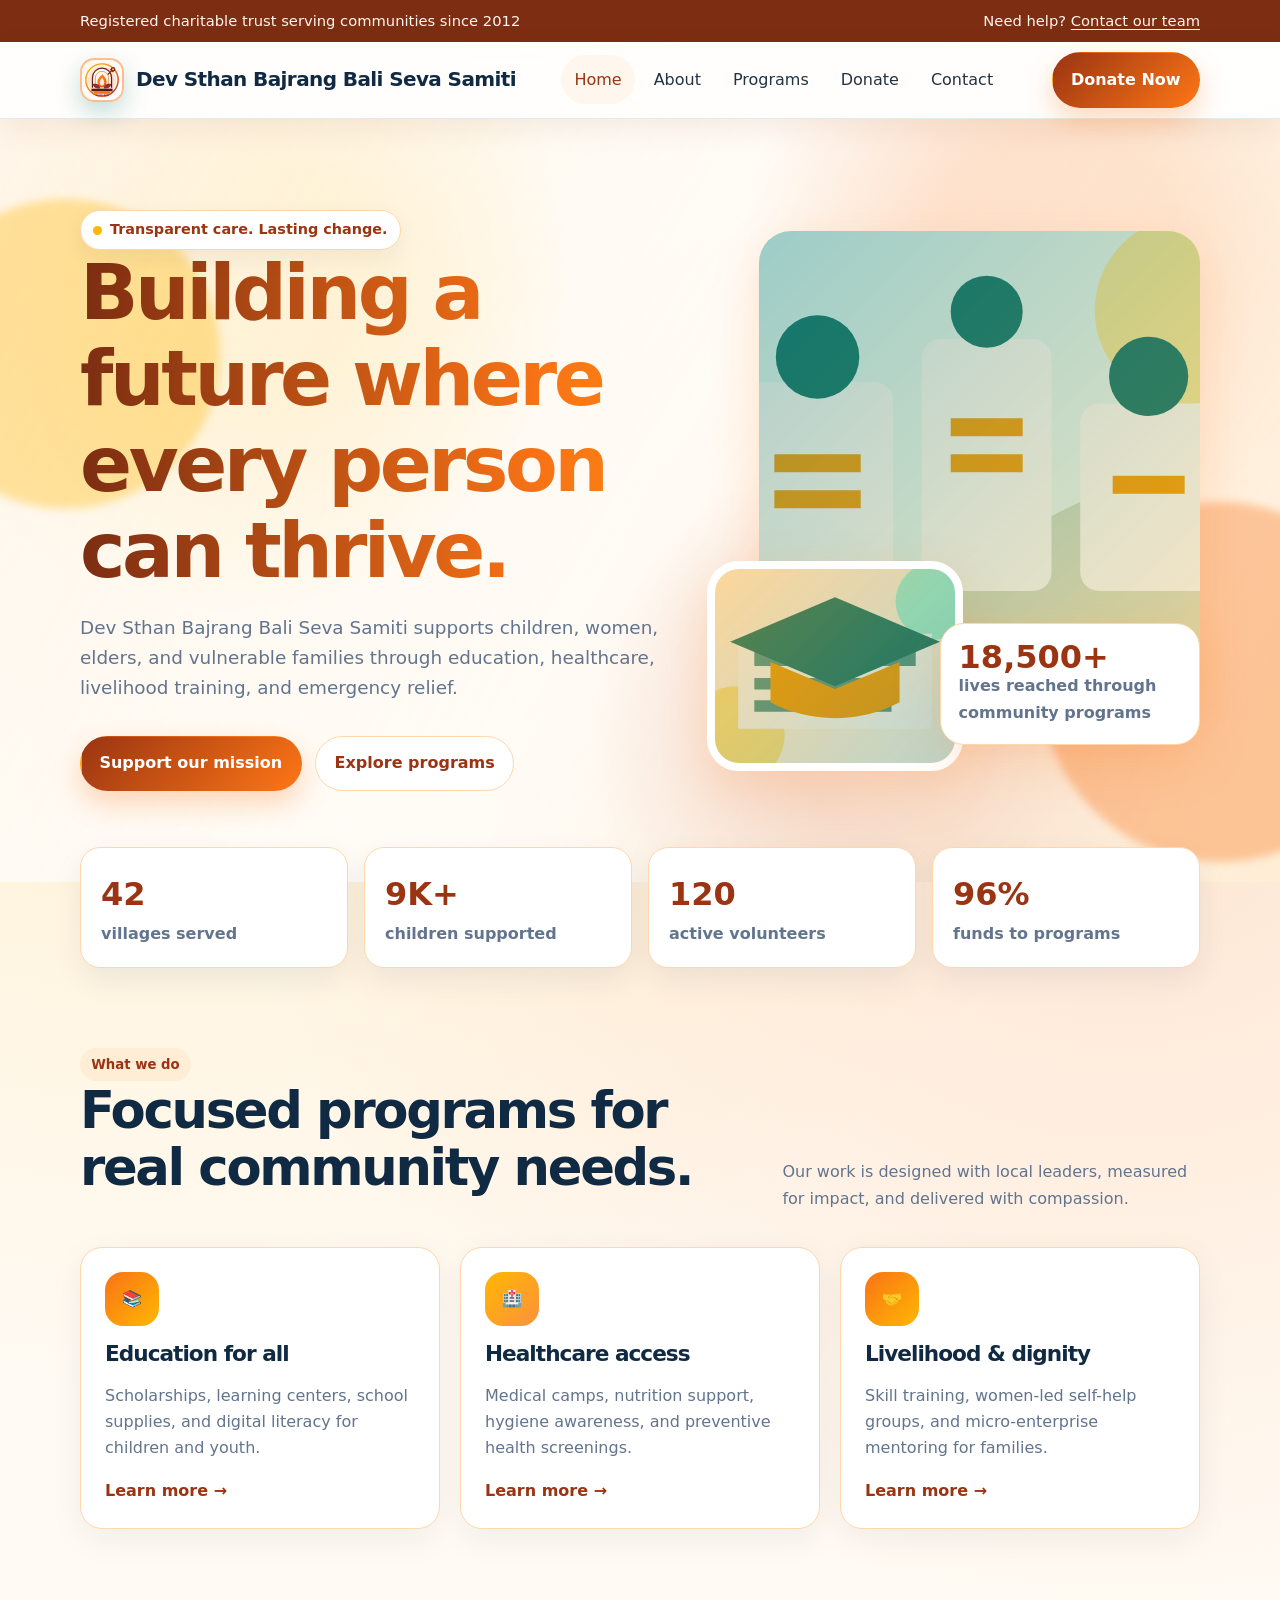
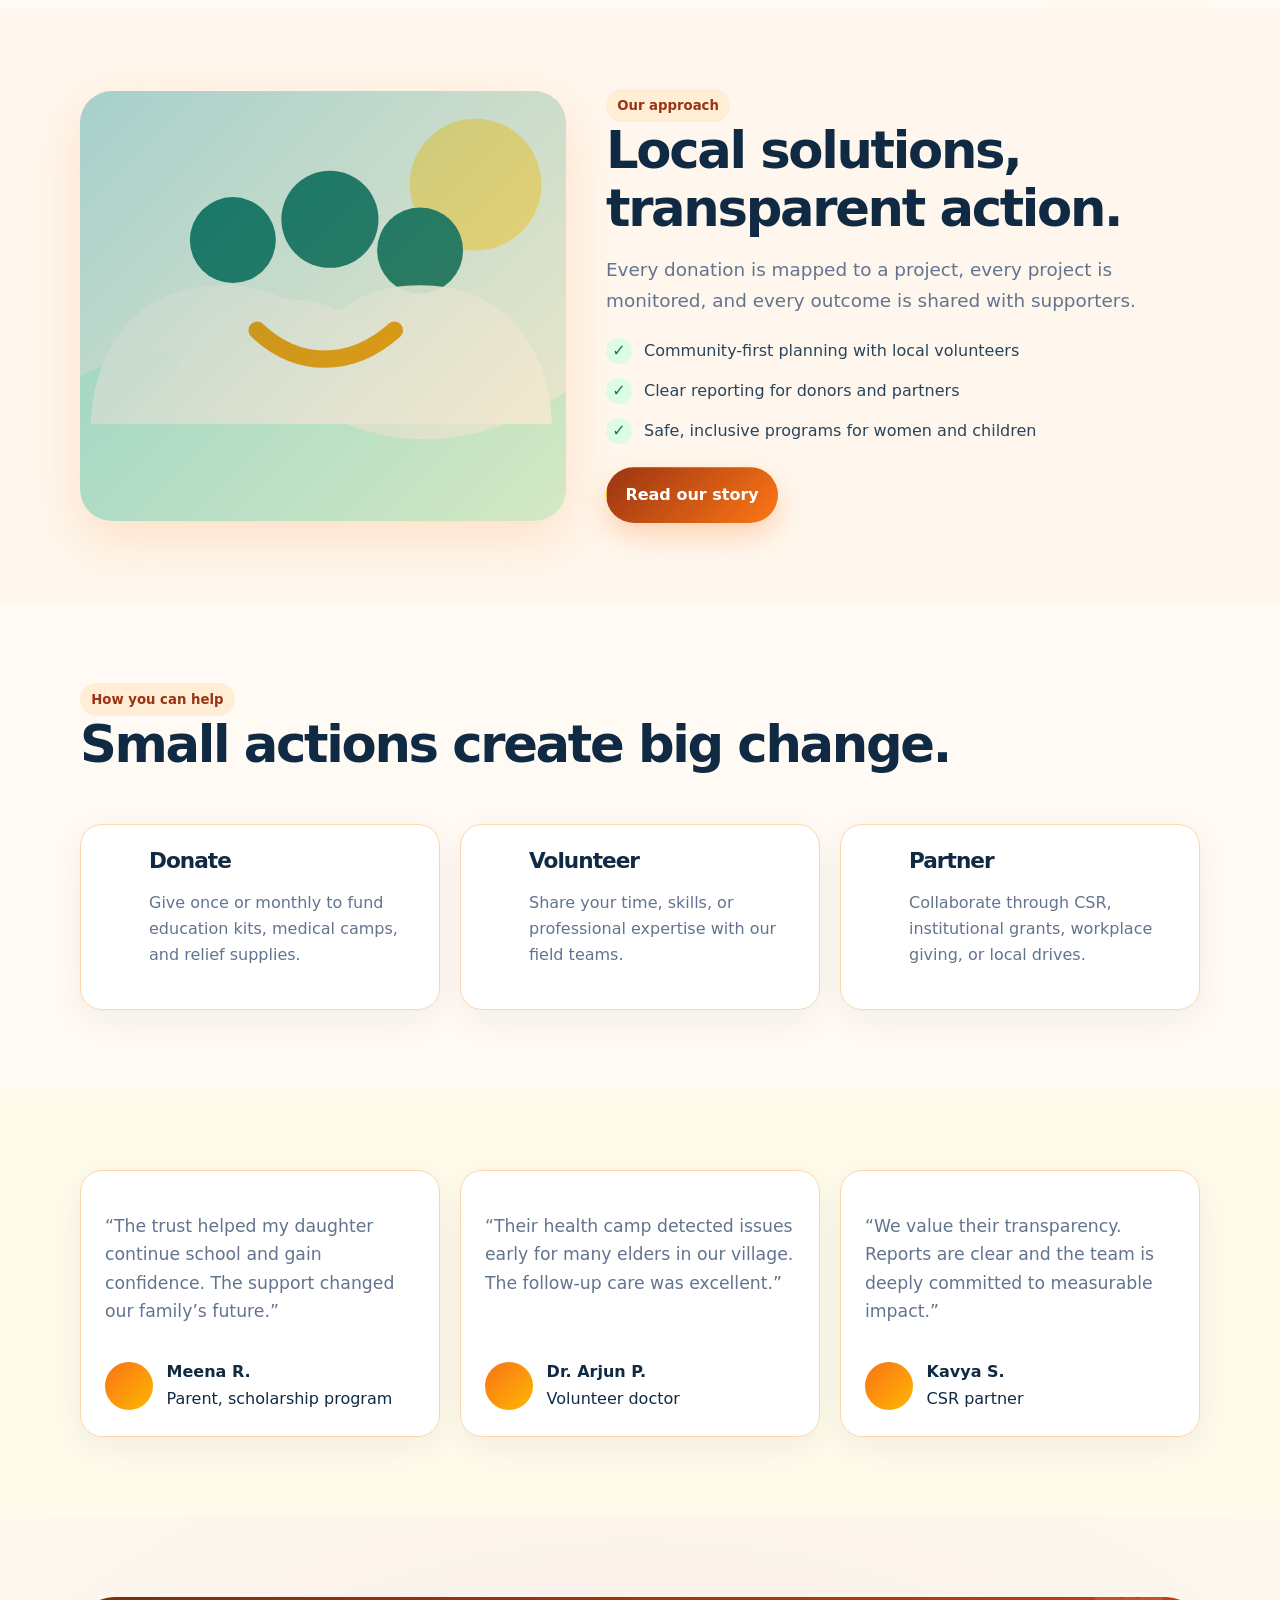
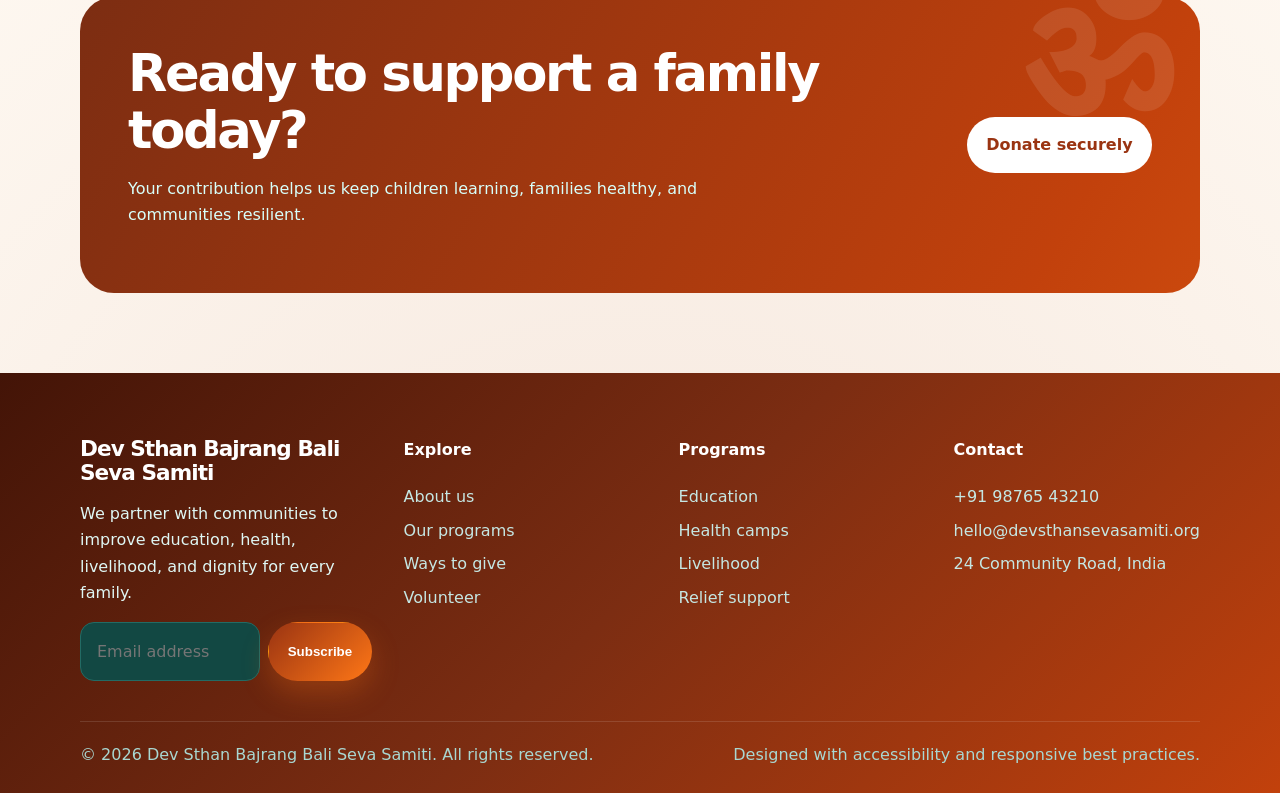
<file: index.html>
<!doctype html><html lang="en"><head><meta charset="utf-8"><meta name="viewport" content="width=device-width, initial-scale=1"><title>Dev Sthan Bajrang Bali Seva Samiti | Building stronger communities</title><meta name="description" content="A responsive multi-page website for a charitable trust."><link rel="stylesheet" href="styles.css"></head><body><a class="skip-link" href="#main">Skip to content</a>
<div class="topbar"><div class="container"><span>Registered charitable trust serving communities since 2012</span><span>Need help? <a href="contact.html">Contact our team</a></span></div></div>
<header class="header"><nav class="nav container" aria-label="Primary navigation"><a class="brand" href="index.html"><span class="brand-mark" aria-hidden="true"><img src="assets/logo.svg" alt=""></span><span>Dev Sthan Bajrang Bali Seva Samiti</span></a><button class="mobile-toggle" aria-label="Open menu" aria-expanded="false">☰</button><div class="menu"><a class="active" href="index.html">Home</a><a class="" href="about.html">About</a><a class="" href="programs.html">Programs</a><a class="" href="donate.html">Donate</a><a class="" href="contact.html">Contact</a></div><div class="nav-actions"><a class="btn btn-primary" href="donate.html">Donate Now</a></div></nav></header><main id="main"><section class="hero"><div class="container"><div><span class="eyebrow">Transparent care. Lasting change.</span><h1>Building a future where every person can thrive.</h1><p class="lead">Dev Sthan Bajrang Bali Seva Samiti supports children, women, elders, and vulnerable families through education, healthcare, livelihood training, and emergency relief.</p><div class="hero-cta"><a class="btn btn-primary" href="donate.html">Support our mission</a><a class="btn btn-secondary" href="programs.html">Explore programs</a></div></div><div class="hero-card" aria-label="Community impact illustration"><div class="photo-card photo-main"></div><div class="photo-card photo-small"></div><div class="impact-float"><strong>18,500+</strong><span>lives reached through community programs</span></div></div></div></section><div class="container stats"><div class="stat"><strong>42</strong><span>villages served</span></div><div class="stat"><strong>9K+</strong><span>children supported</span></div><div class="stat"><strong>120</strong><span>active volunteers</span></div><div class="stat"><strong>96%</strong><span>funds to programs</span></div></div><section class="section"><div class="container"><div class="section-head"><div><span class="badge">What we do</span><h2>Focused programs for real community needs.</h2></div><p>Our work is designed with local leaders, measured for impact, and delivered with compassion.</p></div><div class="grid-3"><article class="card program-card"><div class="icon">📚</div><h3>Education for all</h3><p>Scholarships, learning centers, school supplies, and digital literacy for children and youth.</p><a class="link" href="programs.html#education">Learn more →</a></article><article class="card program-card"><div class="icon gold">🏥</div><h3>Healthcare access</h3><p>Medical camps, nutrition support, hygiene awareness, and preventive health screenings.</p><a class="link" href="programs.html#health">Learn more →</a></article><article class="card program-card"><div class="icon">🤝</div><h3>Livelihood & dignity</h3><p>Skill training, women-led self-help groups, and micro-enterprise mentoring for families.</p><a class="link" href="programs.html#livelihood">Learn more →</a></article></div></div></section><section class="section section-soft"><div class="container story"><div class="story-art" role="img" aria-label="Volunteers helping community members"></div><div><span class="badge">Our approach</span><h2>Local solutions, transparent action.</h2><p class="lead">Every donation is mapped to a project, every project is monitored, and every outcome is shared with supporters.</p><ul class="check-list"><li>Community-first planning with local volunteers</li><li>Clear reporting for donors and partners</li><li>Safe, inclusive programs for women and children</li></ul><a class="btn btn-primary" href="about.html">Read our story</a></div></div></section><section class="section"><div class="container"><div class="section-head"><div><span class="badge">How you can help</span><h2>Small actions create big change.</h2></div></div><div class="grid-3 steps"><article class="card step"><h3>Donate</h3><p>Give once or monthly to fund education kits, medical camps, and relief supplies.</p></article><article class="card step"><h3>Volunteer</h3><p>Share your time, skills, or professional expertise with our field teams.</p></article><article class="card step"><h3>Partner</h3><p>Collaborate through CSR, institutional grants, workplace giving, or local drives.</p></article></div></div></section><section class="section section-cream"><div class="container"><div class="grid-3"><article class="card testimonial"><p class="quote">“The trust helped my daughter continue school and gain confidence. The support changed our family’s future.”</p><div class="person"><span class="avatar"></span><div><strong>Meena R.</strong><br><span>Parent, scholarship program</span></div></div></article><article class="card testimonial"><p class="quote">“Their health camp detected issues early for many elders in our village. The follow-up care was excellent.”</p><div class="person"><span class="avatar"></span><div><strong>Dr. Arjun P.</strong><br><span>Volunteer doctor</span></div></div></article><article class="card testimonial"><p class="quote">“We value their transparency. Reports are clear and the team is deeply committed to measurable impact.”</p><div class="person"><span class="avatar"></span><div><strong>Kavya S.</strong><br><span>CSR partner</span></div></div></article></div></div></section><section class="section"><div class="container"><div class="cta"><div><h2>Ready to support a family today?</h2><p>Your contribution helps us keep children learning, families healthy, and communities resilient.</p></div><a class="btn" href="donate.html">Donate securely</a></div></div></section></main><footer class="footer"><div class="container"><div class="footer-grid"><div><h3>Dev Sthan Bajrang Bali Seva Samiti</h3><p>We partner with communities to improve education, health, livelihood, and dignity for every family.</p><form class="newsletter"><input type="email" placeholder="Email address" aria-label="Email address"><button class="btn btn-primary" type="submit">Subscribe</button></form></div><div><h4>Explore</h4><a href="about.html">About us</a><a href="programs.html">Our programs</a><a href="donate.html">Ways to give</a><a href="contact.html">Volunteer</a></div><div><h4>Programs</h4><a href="programs.html#education">Education</a><a href="programs.html#health">Health camps</a><a href="programs.html#livelihood">Livelihood</a><a href="programs.html#relief">Relief support</a></div><div><h4>Contact</h4><a href="tel:+919876543210">+91 98765 43210</a><a href="mailto:hello@devsthansevasamiti.org">hello@devsthansevasamiti.org</a><a href="contact.html">24 Community Road, India</a></div></div><div class="footer-bottom"><span>© 2026 Dev Sthan Bajrang Bali Seva Samiti. All rights reserved.</span><span>Designed with accessibility and responsive best practices.</span></div></div></footer><script src="script.js"></script></body></html>
</file>
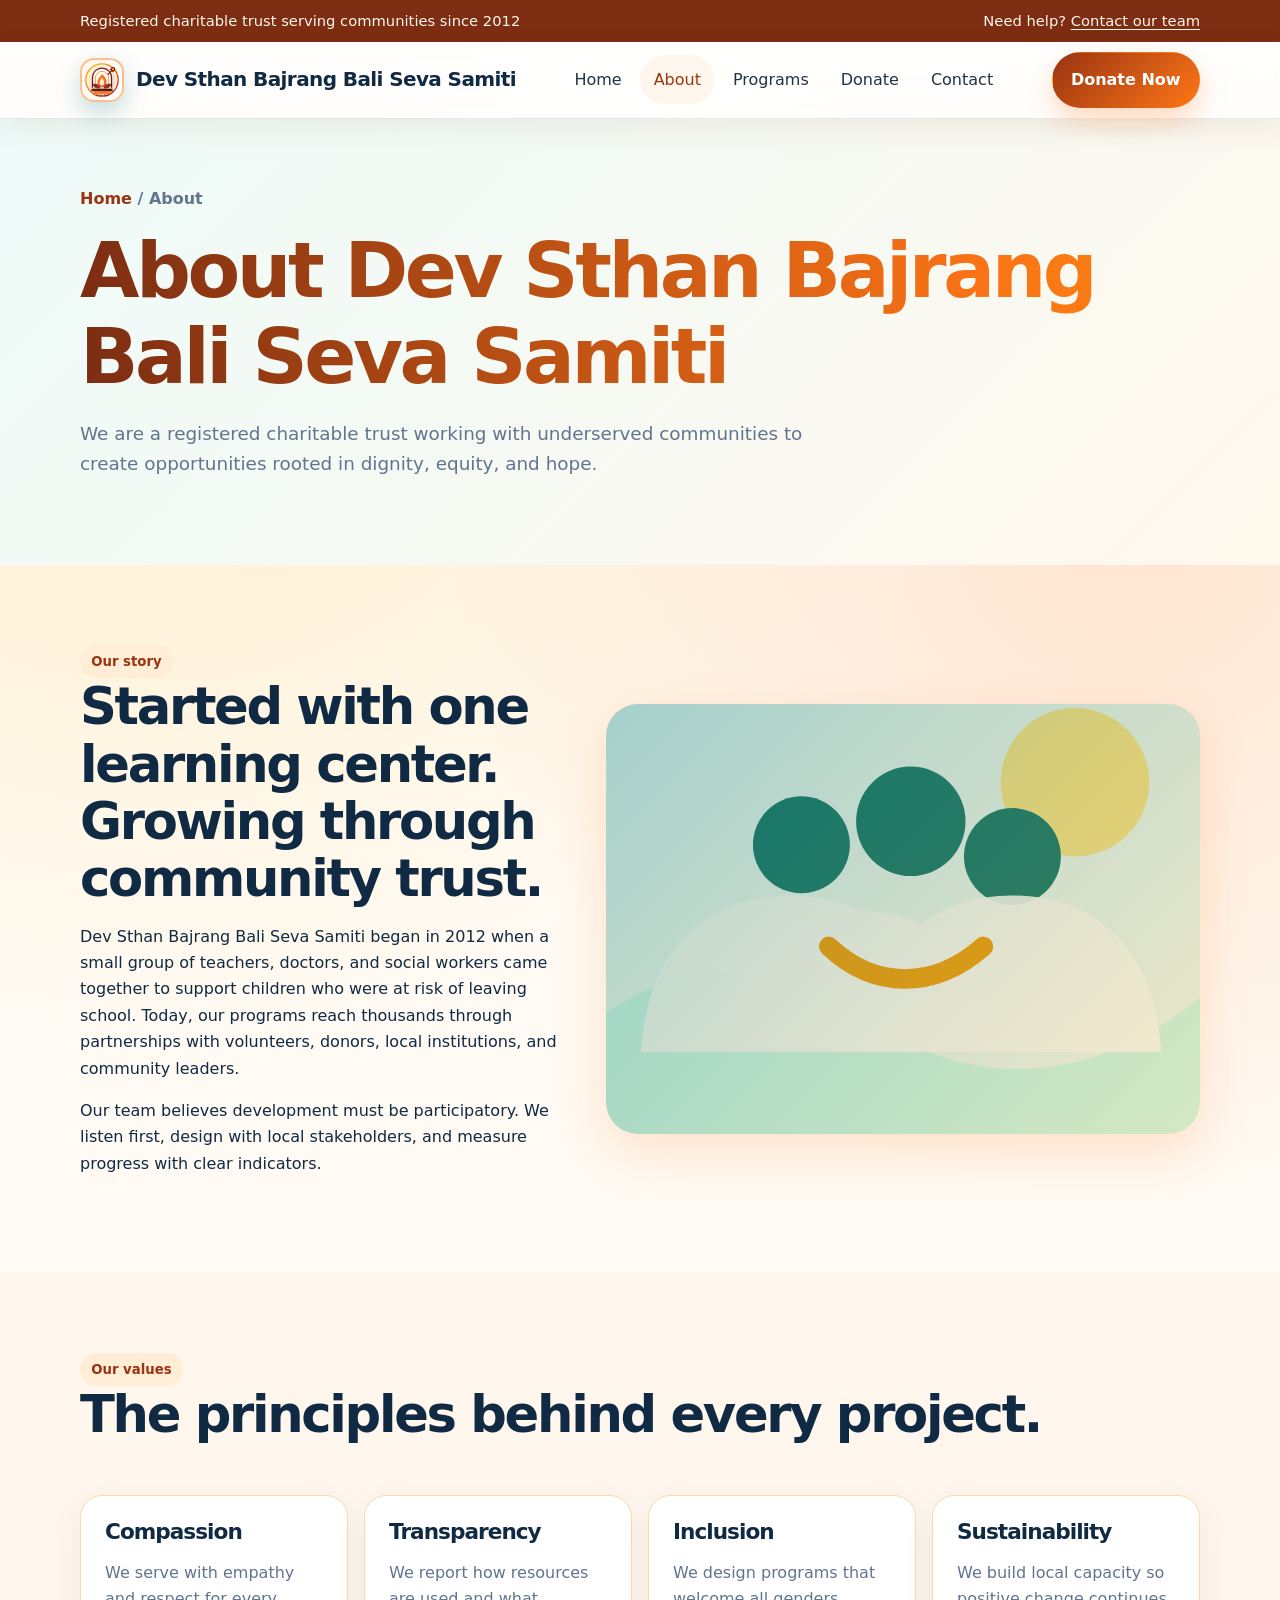
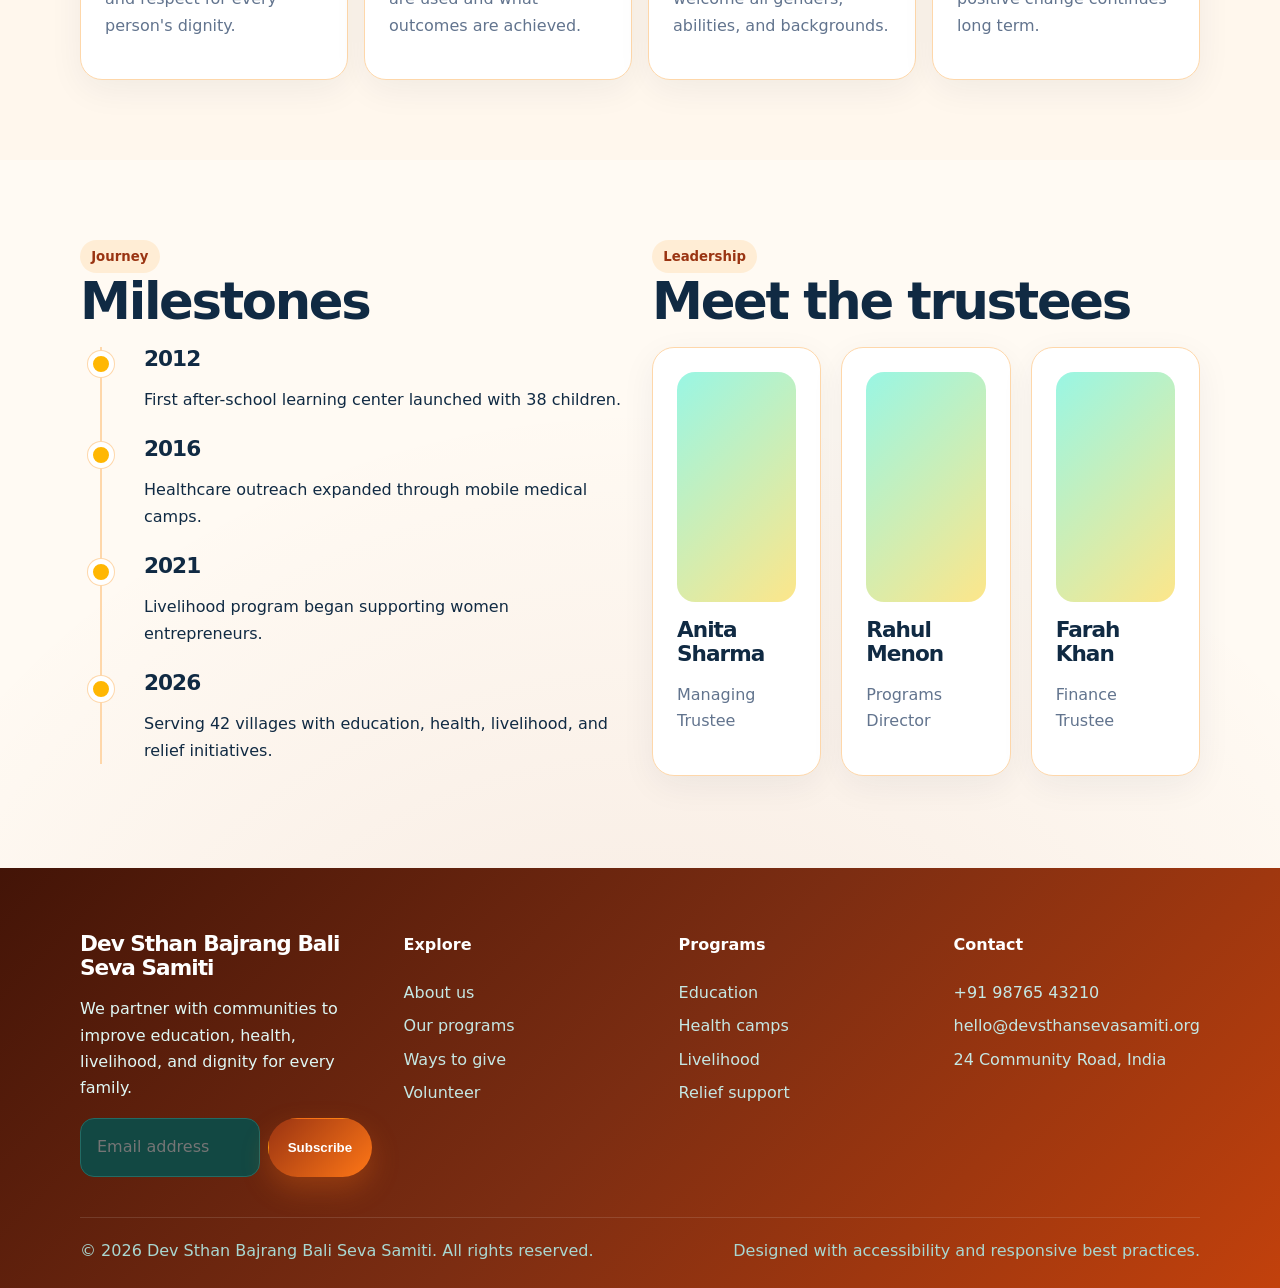
<file: about.html>
<!doctype html><html lang="en"><head><meta charset="utf-8"><meta name="viewport" content="width=device-width, initial-scale=1"><title>About | Dev Sthan Bajrang Bali Seva Samiti</title><link rel="stylesheet" href="styles.css"></head><body><a class="skip-link" href="#main">Skip to content</a>
<div class="topbar"><div class="container"><span>Registered charitable trust serving communities since 2012</span><span>Need help? <a href="contact.html">Contact our team</a></span></div></div>
<header class="header"><nav class="nav container" aria-label="Primary navigation"><a class="brand" href="index.html"><span class="brand-mark" aria-hidden="true"><img src="assets/logo.svg" alt=""></span><span>Dev Sthan Bajrang Bali Seva Samiti</span></a><button class="mobile-toggle" aria-label="Open menu" aria-expanded="false">☰</button><div class="menu"><a class="" href="index.html">Home</a><a class="active" href="about.html">About</a><a class="" href="programs.html">Programs</a><a class="" href="donate.html">Donate</a><a class="" href="contact.html">Contact</a></div><div class="nav-actions"><a class="btn btn-primary" href="donate.html">Donate Now</a></div></nav></header><main id="main"><section class="page-hero"><div class="container"><div class="breadcrumbs"><a href="index.html">Home</a> / About</div><h1>About Dev Sthan Bajrang Bali Seva Samiti</h1><p class="lead">We are a registered charitable trust working with underserved communities to create opportunities rooted in dignity, equity, and hope.</p></div></section><section class="section"><div class="container story"><div><span class="badge">Our story</span><h2>Started with one learning center. Growing through community trust.</h2><p>Dev Sthan Bajrang Bali Seva Samiti began in 2012 when a small group of teachers, doctors, and social workers came together to support children who were at risk of leaving school. Today, our programs reach thousands through partnerships with volunteers, donors, local institutions, and community leaders.</p><p>Our team believes development must be participatory. We listen first, design with local stakeholders, and measure progress with clear indicators.</p></div><div class="story-art"></div></div></section><section class="section section-soft"><div class="container"><div class="section-head"><div><span class="badge">Our values</span><h2>The principles behind every project.</h2></div></div><div class="values"><article class="card"><h3>Compassion</h3><p>We serve with empathy and respect for every person's dignity.</p></article><article class="card"><h3>Transparency</h3><p>We report how resources are used and what outcomes are achieved.</p></article><article class="card"><h3>Inclusion</h3><p>We design programs that welcome all genders, abilities, and backgrounds.</p></article><article class="card"><h3>Sustainability</h3><p>We build local capacity so positive change continues long term.</p></article></div></div></section><section class="section"><div class="container grid-2"><div><span class="badge">Journey</span><h2>Milestones</h2><div class="timeline"><div class="timeline-item"><span class="timeline-dot"></span><h3>2012</h3><p>First after-school learning center launched with 38 children.</p></div><div class="timeline-item"><span class="timeline-dot"></span><h3>2016</h3><p>Healthcare outreach expanded through mobile medical camps.</p></div><div class="timeline-item"><span class="timeline-dot"></span><h3>2021</h3><p>Livelihood program began supporting women entrepreneurs.</p></div><div class="timeline-item"><span class="timeline-dot"></span><h3>2026</h3><p>Serving 42 villages with education, health, livelihood, and relief initiatives.</p></div></div></div><div><span class="badge">Leadership</span><h2>Meet the trustees</h2><div class="team"><article class="card"><div class="member-photo"></div><h3>Anita Sharma</h3><p>Managing Trustee</p></article><article class="card"><div class="member-photo"></div><h3>Rahul Menon</h3><p>Programs Director</p></article><article class="card"><div class="member-photo"></div><h3>Farah Khan</h3><p>Finance Trustee</p></article></div></div></div></section></main><footer class="footer"><div class="container"><div class="footer-grid"><div><h3>Dev Sthan Bajrang Bali Seva Samiti</h3><p>We partner with communities to improve education, health, livelihood, and dignity for every family.</p><form class="newsletter"><input type="email" placeholder="Email address" aria-label="Email address"><button class="btn btn-primary" type="submit">Subscribe</button></form></div><div><h4>Explore</h4><a href="about.html">About us</a><a href="programs.html">Our programs</a><a href="donate.html">Ways to give</a><a href="contact.html">Volunteer</a></div><div><h4>Programs</h4><a href="programs.html#education">Education</a><a href="programs.html#health">Health camps</a><a href="programs.html#livelihood">Livelihood</a><a href="programs.html#relief">Relief support</a></div><div><h4>Contact</h4><a href="tel:+919876543210">+91 98765 43210</a><a href="mailto:hello@devsthansevasamiti.org">hello@devsthansevasamiti.org</a><a href="contact.html">24 Community Road, India</a></div></div><div class="footer-bottom"><span>© 2026 Dev Sthan Bajrang Bali Seva Samiti. All rights reserved.</span><span>Designed with accessibility and responsive best practices.</span></div></div></footer><script src="script.js"></script></body></html>
</file>
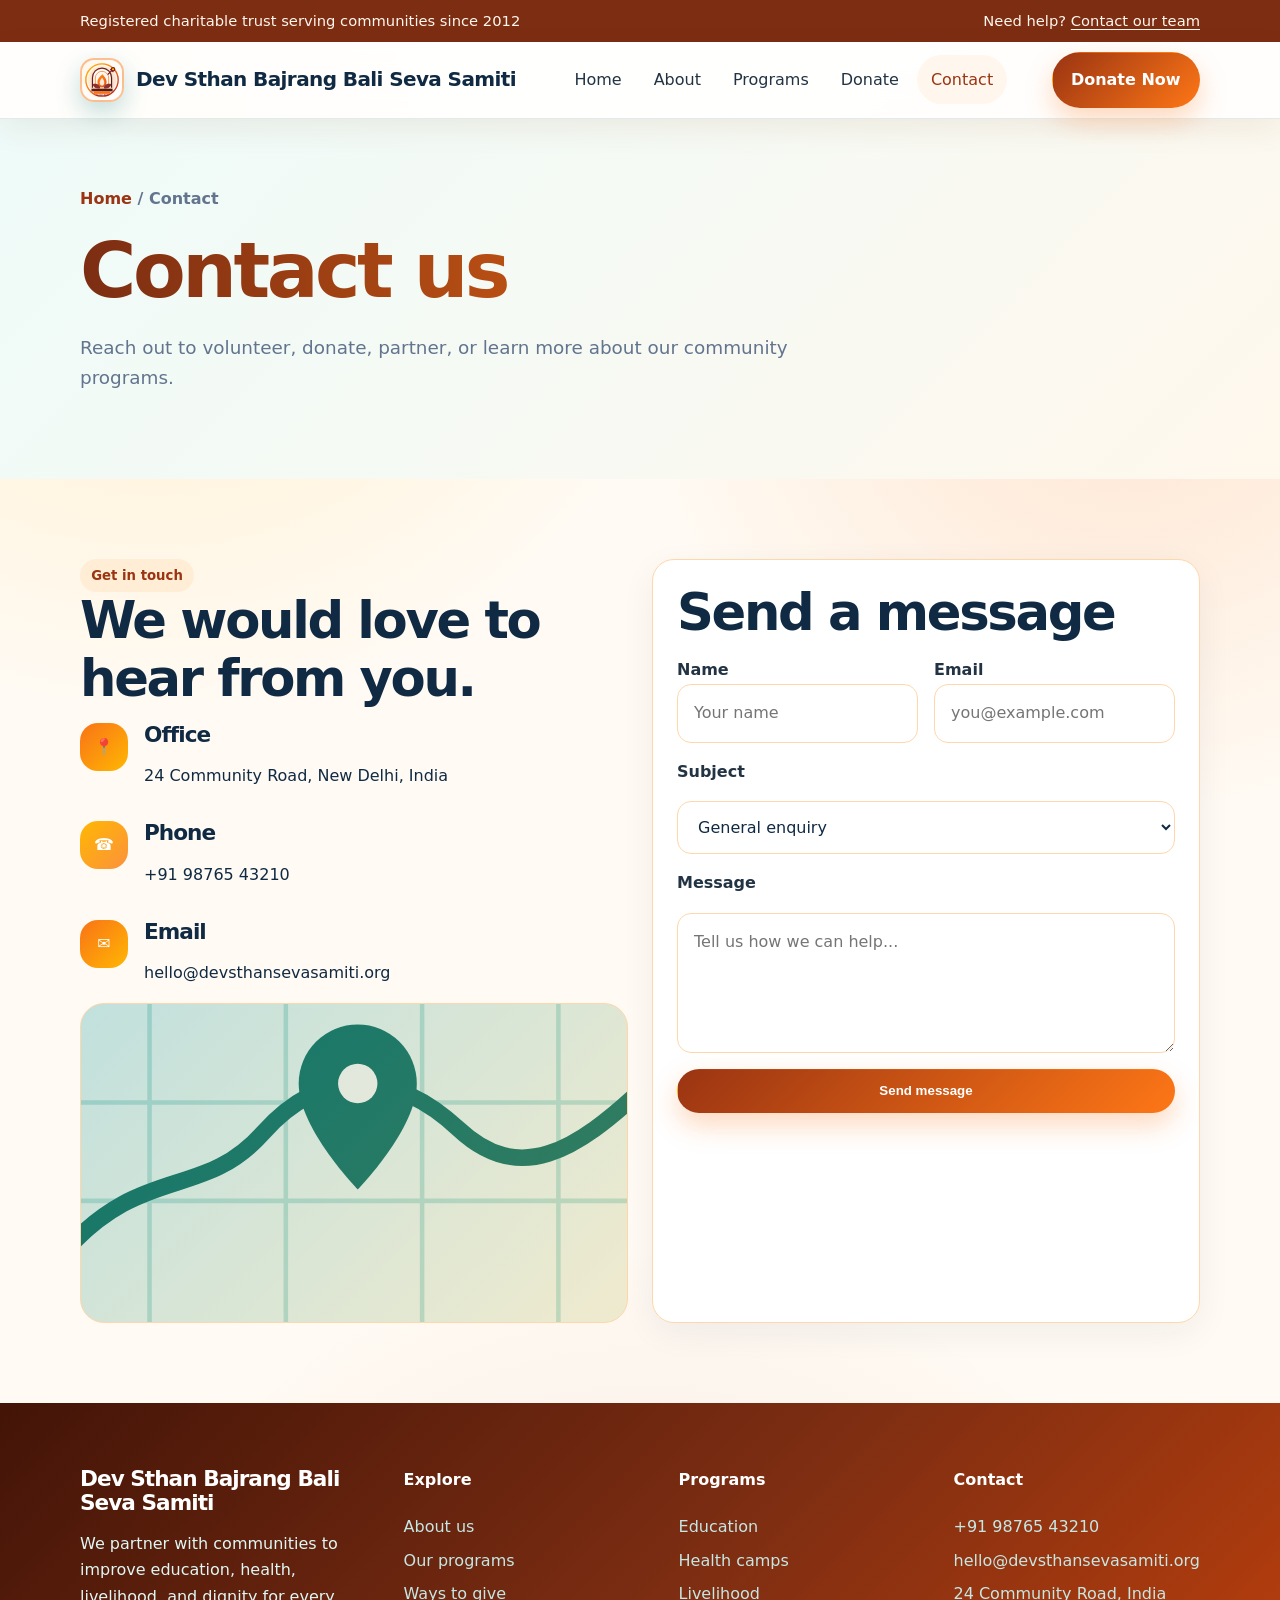
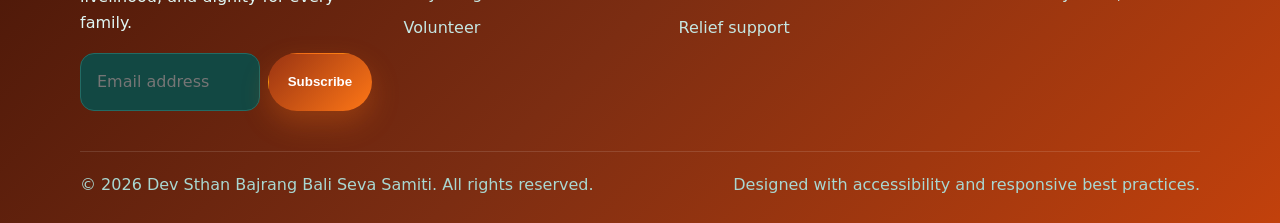
<file: contact.html>
<!doctype html><html lang="en"><head><meta charset="utf-8"><meta name="viewport" content="width=device-width, initial-scale=1"><title>Contact | Dev Sthan Bajrang Bali Seva Samiti</title><link rel="stylesheet" href="styles.css"></head><body><a class="skip-link" href="#main">Skip to content</a>
<div class="topbar"><div class="container"><span>Registered charitable trust serving communities since 2012</span><span>Need help? <a href="contact.html">Contact our team</a></span></div></div>
<header class="header"><nav class="nav container" aria-label="Primary navigation"><a class="brand" href="index.html"><span class="brand-mark" aria-hidden="true"><img src="assets/logo.svg" alt=""></span><span>Dev Sthan Bajrang Bali Seva Samiti</span></a><button class="mobile-toggle" aria-label="Open menu" aria-expanded="false">☰</button><div class="menu"><a class="" href="index.html">Home</a><a class="" href="about.html">About</a><a class="" href="programs.html">Programs</a><a class="" href="donate.html">Donate</a><a class="active" href="contact.html">Contact</a></div><div class="nav-actions"><a class="btn btn-primary" href="donate.html">Donate Now</a></div></nav></header><main id="main"><section class="page-hero"><div class="container"><div class="breadcrumbs"><a href="index.html">Home</a> / Contact</div><h1>Contact us</h1><p class="lead">Reach out to volunteer, donate, partner, or learn more about our community programs.</p></div></section><section class="section"><div class="container grid-2"><div><span class="badge">Get in touch</span><h2>We would love to hear from you.</h2><div class="contact-info"><div class="info-row"><div class="icon">📍</div><div><h3>Office</h3><p>24 Community Road, New Delhi, India</p></div></div><div class="info-row"><div class="icon gold">☎</div><div><h3>Phone</h3><p><a href="tel:+919876543210">+91 98765 43210</a></p></div></div><div class="info-row"><div class="icon">✉</div><div><h3>Email</h3><p><a href="mailto:hello@devsthansevasamiti.org">hello@devsthansevasamiti.org</a></p></div></div></div><div class="map" role="img" aria-label="Illustrated location map"></div></div><div class="card"><h2>Send a message</h2><form><div class="form-row"><div><label for="name">Name</label><input id="name" placeholder="Your name"></div><div><label for="email">Email</label><input id="email" type="email" placeholder="you@example.com"></div></div><label for="subject">Subject</label><select id="subject"><option>General enquiry</option><option>Volunteer</option><option>Donation</option><option>CSR partnership</option></select><label for="message">Message</label><textarea id="message" placeholder="Tell us how we can help..."></textarea><button class="btn btn-primary" type="submit">Send message</button></form></div></div></section></main><footer class="footer"><div class="container"><div class="footer-grid"><div><h3>Dev Sthan Bajrang Bali Seva Samiti</h3><p>We partner with communities to improve education, health, livelihood, and dignity for every family.</p><form class="newsletter"><input type="email" placeholder="Email address" aria-label="Email address"><button class="btn btn-primary" type="submit">Subscribe</button></form></div><div><h4>Explore</h4><a href="about.html">About us</a><a href="programs.html">Our programs</a><a href="donate.html">Ways to give</a><a href="contact.html">Volunteer</a></div><div><h4>Programs</h4><a href="programs.html#education">Education</a><a href="programs.html#health">Health camps</a><a href="programs.html#livelihood">Livelihood</a><a href="programs.html#relief">Relief support</a></div><div><h4>Contact</h4><a href="tel:+919876543210">+91 98765 43210</a><a href="mailto:hello@devsthansevasamiti.org">hello@devsthansevasamiti.org</a><a href="contact.html">24 Community Road, India</a></div></div><div class="footer-bottom"><span>© 2026 Dev Sthan Bajrang Bali Seva Samiti. All rights reserved.</span><span>Designed with accessibility and responsive best practices.</span></div></div></footer><script src="script.js"></script></body></html>
</file>
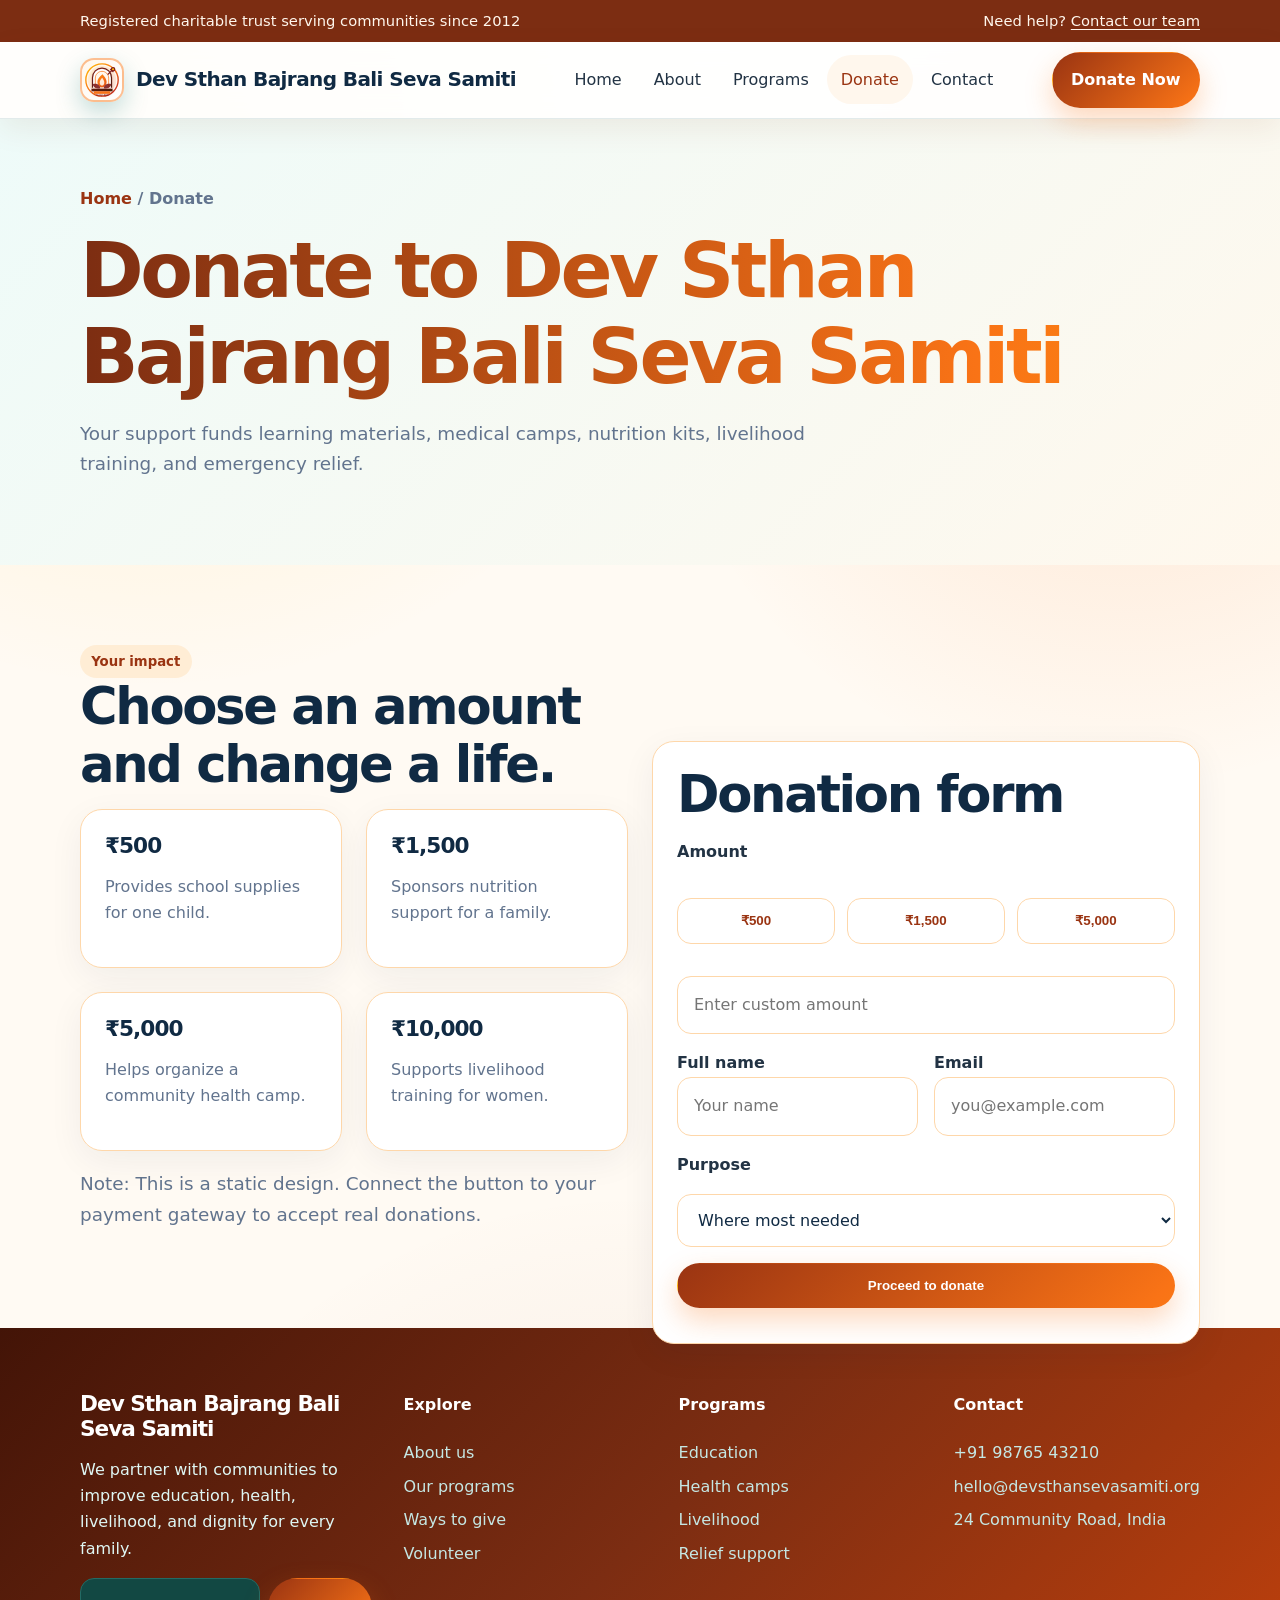
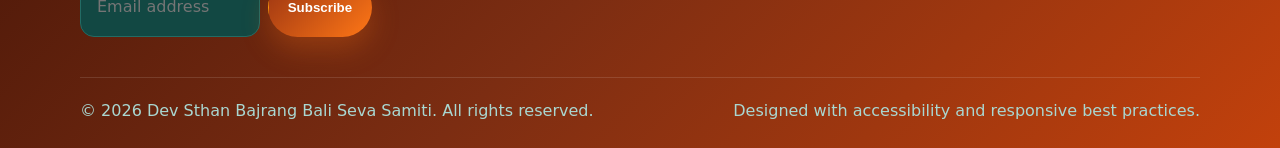
<file: donate.html>
<!doctype html><html lang="en"><head><meta charset="utf-8"><meta name="viewport" content="width=device-width, initial-scale=1"><title>Donate | Dev Sthan Bajrang Bali Seva Samiti</title><link rel="stylesheet" href="styles.css"></head><body><a class="skip-link" href="#main">Skip to content</a>
<div class="topbar"><div class="container"><span>Registered charitable trust serving communities since 2012</span><span>Need help? <a href="contact.html">Contact our team</a></span></div></div>
<header class="header"><nav class="nav container" aria-label="Primary navigation"><a class="brand" href="index.html"><span class="brand-mark" aria-hidden="true"><img src="assets/logo.svg" alt=""></span><span>Dev Sthan Bajrang Bali Seva Samiti</span></a><button class="mobile-toggle" aria-label="Open menu" aria-expanded="false">☰</button><div class="menu"><a class="" href="index.html">Home</a><a class="" href="about.html">About</a><a class="" href="programs.html">Programs</a><a class="active" href="donate.html">Donate</a><a class="" href="contact.html">Contact</a></div><div class="nav-actions"><a class="btn btn-primary" href="donate.html">Donate Now</a></div></nav></header><main id="main"><section class="page-hero"><div class="container"><div class="breadcrumbs"><a href="index.html">Home</a> / Donate</div><h1>Donate to Dev Sthan Bajrang Bali Seva Samiti</h1><p class="lead">Your support funds learning materials, medical camps, nutrition kits, livelihood training, and emergency relief.</p></div></section><section class="section"><div class="container grid-2"><div><span class="badge">Your impact</span><h2>Choose an amount and change a life.</h2><div class="grid-2"><article class="card"><h3>₹500</h3><p>Provides school supplies for one child.</p></article><article class="card"><h3>₹1,500</h3><p>Sponsors nutrition support for a family.</p></article><article class="card"><h3>₹5,000</h3><p>Helps organize a community health camp.</p></article><article class="card"><h3>₹10,000</h3><p>Supports livelihood training for women.</p></article></div><p class="lead">Note: This is a static design. Connect the button to your payment gateway to accept real donations.</p></div><aside class="card donation-box"><h2>Donation form</h2><form><label for="amount">Amount</label><div class="amounts"><button type="button" data-amount="500">₹500</button><button type="button" data-amount="1500">₹1,500</button><button type="button" data-amount="5000">₹5,000</button></div><input id="amount" name="amount" placeholder="Enter custom amount"><div class="form-row"><div><label for="name">Full name</label><input id="name" name="name" placeholder="Your name"></div><div><label for="email">Email</label><input id="email" type="email" name="email" placeholder="you@example.com"></div></div><label for="purpose">Purpose</label><select id="purpose" name="purpose"><option>Where most needed</option><option>Education</option><option>Healthcare</option><option>Livelihood</option><option>Relief</option></select><button class="btn btn-primary" type="submit">Proceed to donate</button></form></aside></div></section></main><footer class="footer"><div class="container"><div class="footer-grid"><div><h3>Dev Sthan Bajrang Bali Seva Samiti</h3><p>We partner with communities to improve education, health, livelihood, and dignity for every family.</p><form class="newsletter"><input type="email" placeholder="Email address" aria-label="Email address"><button class="btn btn-primary" type="submit">Subscribe</button></form></div><div><h4>Explore</h4><a href="about.html">About us</a><a href="programs.html">Our programs</a><a href="donate.html">Ways to give</a><a href="contact.html">Volunteer</a></div><div><h4>Programs</h4><a href="programs.html#education">Education</a><a href="programs.html#health">Health camps</a><a href="programs.html#livelihood">Livelihood</a><a href="programs.html#relief">Relief support</a></div><div><h4>Contact</h4><a href="tel:+919876543210">+91 98765 43210</a><a href="mailto:hello@devsthansevasamiti.org">hello@devsthansevasamiti.org</a><a href="contact.html">24 Community Road, India</a></div></div><div class="footer-bottom"><span>© 2026 Dev Sthan Bajrang Bali Seva Samiti. All rights reserved.</span><span>Designed with accessibility and responsive best practices.</span></div></div></footer><script src="script.js"></script></body></html>
</file>
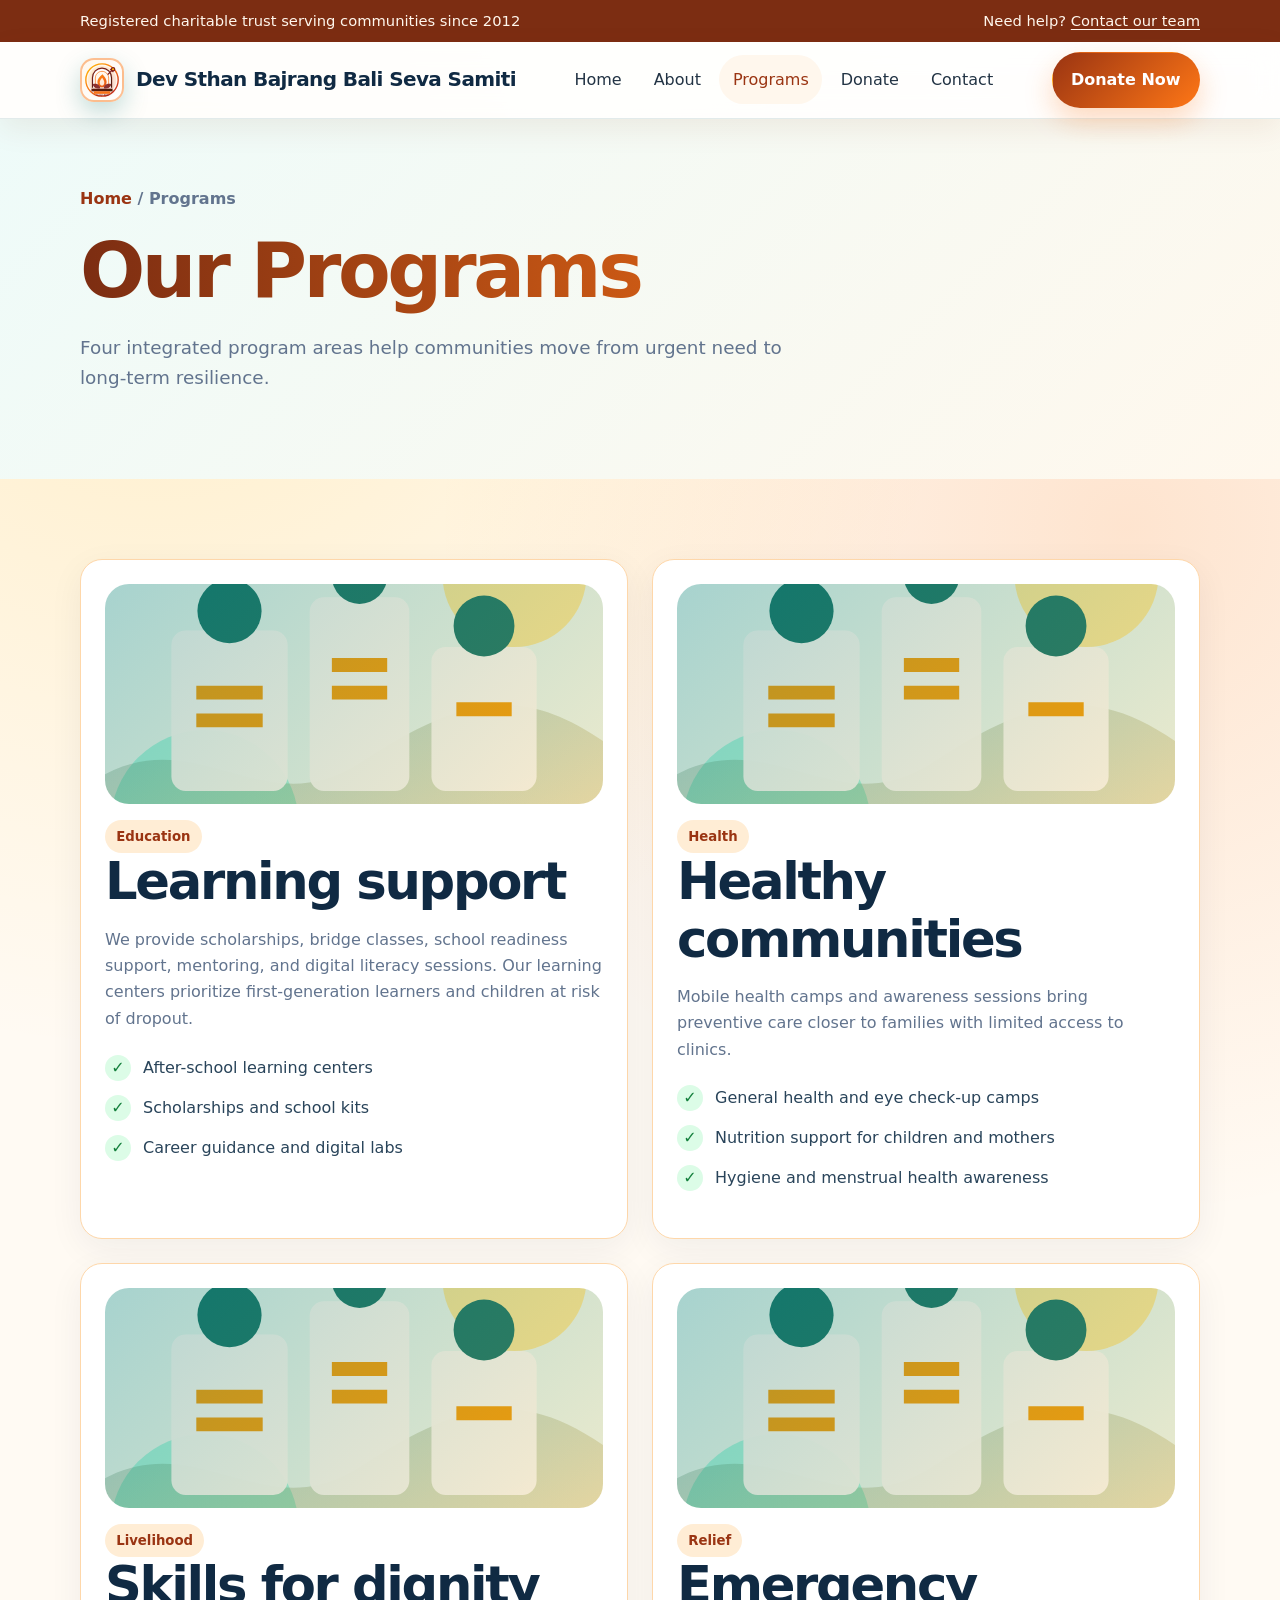
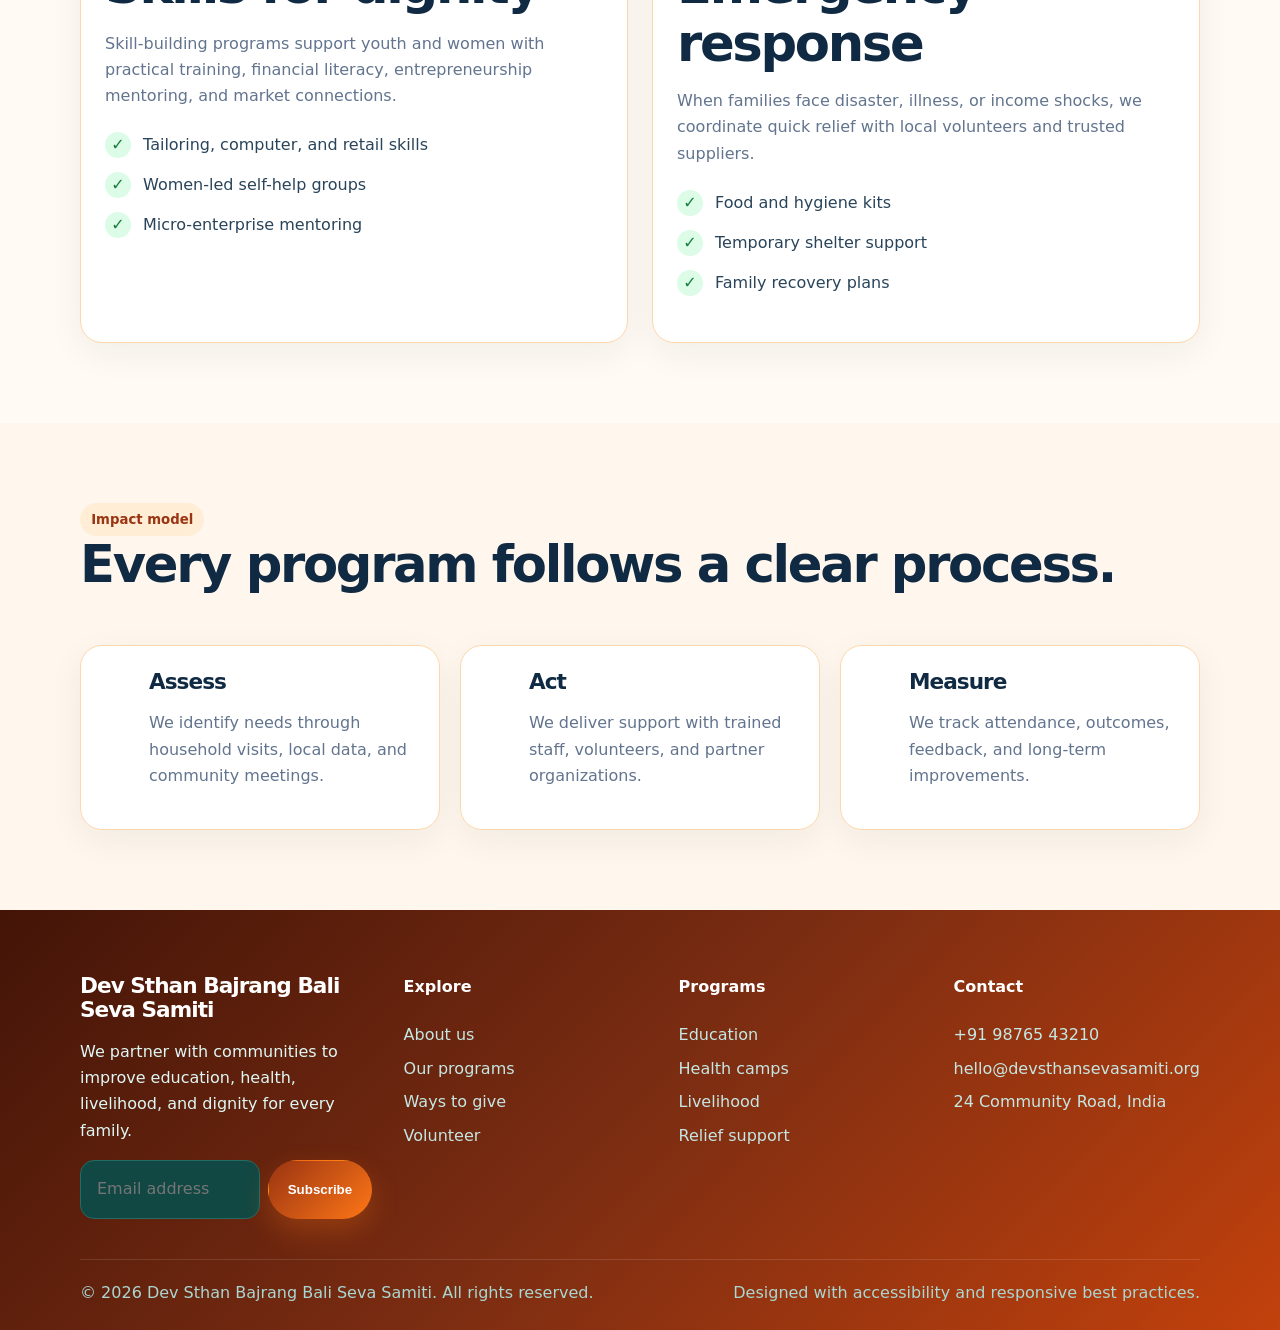
<file: programs.html>
<!doctype html><html lang="en"><head><meta charset="utf-8"><meta name="viewport" content="width=device-width, initial-scale=1"><title>Programs | Dev Sthan Bajrang Bali Seva Samiti</title><link rel="stylesheet" href="styles.css"></head><body><a class="skip-link" href="#main">Skip to content</a>
<div class="topbar"><div class="container"><span>Registered charitable trust serving communities since 2012</span><span>Need help? <a href="contact.html">Contact our team</a></span></div></div>
<header class="header"><nav class="nav container" aria-label="Primary navigation"><a class="brand" href="index.html"><span class="brand-mark" aria-hidden="true"><img src="assets/logo.svg" alt=""></span><span>Dev Sthan Bajrang Bali Seva Samiti</span></a><button class="mobile-toggle" aria-label="Open menu" aria-expanded="false">☰</button><div class="menu"><a class="" href="index.html">Home</a><a class="" href="about.html">About</a><a class="active" href="programs.html">Programs</a><a class="" href="donate.html">Donate</a><a class="" href="contact.html">Contact</a></div><div class="nav-actions"><a class="btn btn-primary" href="donate.html">Donate Now</a></div></nav></header><main id="main"><section class="page-hero"><div class="container"><div class="breadcrumbs"><a href="index.html">Home</a> / Programs</div><h1>Our Programs</h1><p class="lead">Four integrated program areas help communities move from urgent need to long-term resilience.</p></div></section><section class="section"><div class="container grid-2"><article id="education" class="card"><div class="program-hero-card"></div><span class="badge">Education</span><h2>Learning support</h2><p>We provide scholarships, bridge classes, school readiness support, mentoring, and digital literacy sessions. Our learning centers prioritize first-generation learners and children at risk of dropout.</p><ul class="check-list"><li>After-school learning centers</li><li>Scholarships and school kits</li><li>Career guidance and digital labs</li></ul></article><article id="health" class="card"><div class="program-hero-card"></div><span class="badge">Health</span><h2>Healthy communities</h2><p>Mobile health camps and awareness sessions bring preventive care closer to families with limited access to clinics.</p><ul class="check-list"><li>General health and eye check-up camps</li><li>Nutrition support for children and mothers</li><li>Hygiene and menstrual health awareness</li></ul></article><article id="livelihood" class="card"><div class="program-hero-card"></div><span class="badge">Livelihood</span><h2>Skills for dignity</h2><p>Skill-building programs support youth and women with practical training, financial literacy, entrepreneurship mentoring, and market connections.</p><ul class="check-list"><li>Tailoring, computer, and retail skills</li><li>Women-led self-help groups</li><li>Micro-enterprise mentoring</li></ul></article><article id="relief" class="card"><div class="program-hero-card"></div><span class="badge">Relief</span><h2>Emergency response</h2><p>When families face disaster, illness, or income shocks, we coordinate quick relief with local volunteers and trusted suppliers.</p><ul class="check-list"><li>Food and hygiene kits</li><li>Temporary shelter support</li><li>Family recovery plans</li></ul></article></div></section><section class="section section-soft"><div class="container"><div class="section-head"><div><span class="badge">Impact model</span><h2>Every program follows a clear process.</h2></div></div><div class="grid-3 steps"><article class="card step"><h3>Assess</h3><p>We identify needs through household visits, local data, and community meetings.</p></article><article class="card step"><h3>Act</h3><p>We deliver support with trained staff, volunteers, and partner organizations.</p></article><article class="card step"><h3>Measure</h3><p>We track attendance, outcomes, feedback, and long-term improvements.</p></article></div></div></section></main><footer class="footer"><div class="container"><div class="footer-grid"><div><h3>Dev Sthan Bajrang Bali Seva Samiti</h3><p>We partner with communities to improve education, health, livelihood, and dignity for every family.</p><form class="newsletter"><input type="email" placeholder="Email address" aria-label="Email address"><button class="btn btn-primary" type="submit">Subscribe</button></form></div><div><h4>Explore</h4><a href="about.html">About us</a><a href="programs.html">Our programs</a><a href="donate.html">Ways to give</a><a href="contact.html">Volunteer</a></div><div><h4>Programs</h4><a href="programs.html#education">Education</a><a href="programs.html#health">Health camps</a><a href="programs.html#livelihood">Livelihood</a><a href="programs.html#relief">Relief support</a></div><div><h4>Contact</h4><a href="tel:+919876543210">+91 98765 43210</a><a href="mailto:hello@devsthansevasamiti.org">hello@devsthansevasamiti.org</a><a href="contact.html">24 Community Road, India</a></div></div><div class="footer-bottom"><span>© 2026 Dev Sthan Bajrang Bali Seva Samiti. All rights reserved.</span><span>Designed with accessibility and responsive best practices.</span></div></div></footer><script src="script.js"></script></body></html>
</file>
<file: styles.css>
:root{
  --primary:#b45309;
  --primary-dark:#7c2d12;
  --secondary:#dc2626;
  --ink:#102a43;
  --muted:#62748e;
  --soft:#fff7ed;
  --cream:#fffbeb;
  --white:#ffffff;
  --border:#f3d6b8;
  --shadow:0 18px 50px rgba(15,118,110,.14);
  --radius:22px;
}
*{box-sizing:border-box}
html{scroll-behavior:smooth}
body{margin:0;font-family:Inter,ui-sans-serif,system-ui,-apple-system,"Segoe UI",Roboto,Arial,sans-serif;color:var(--ink);line-height:1.65;background:#fff}
a{color:inherit;text-decoration:none}
img{max-width:100%;display:block}
.container{width:min(1120px,92%);margin-inline:auto}
.skip-link{position:absolute;left:-999px;top:1rem;background:#fff;padding:.75rem 1rem;border-radius:10px;z-index:1000}.skip-link:focus{left:1rem}
.topbar{background:var(--primary-dark);color:#e8fffb;font-size:.92rem}.topbar .container{display:flex;justify-content:space-between;gap:1rem;padding:.55rem 0;flex-wrap:wrap}.topbar a{text-decoration:underline;text-underline-offset:3px}
.header{position:sticky;top:0;z-index:100;background:rgba(255,255,255,.92);backdrop-filter:blur(14px);border-bottom:1px solid rgba(219,231,230,.8)}
.nav{height:76px;display:flex;align-items:center;justify-content:space-between;gap:1rem}.brand{display:flex;align-items:center;gap:.75rem;font-weight:850;letter-spacing:-.03em;font-size:1.25rem}.brand-mark{width:44px;height:44px;border-radius:14px;background:linear-gradient(135deg,var(--primary),#22c55e);display:grid;place-items:center;box-shadow:0 10px 25px rgba(15,118,110,.25)}.brand-mark svg{width:26px;height:26px;color:#fff}.brand-mark img{width:38px;height:38px;object-fit:contain;display:block}.menu{display:flex;align-items:center;gap:.3rem}.menu a{padding:.7rem .85rem;border-radius:999px;color:#234}.menu a:hover,.menu a.active{background:var(--soft);color:var(--primary-dark)}.nav-actions{display:flex;align-items:center;gap:.75rem}.btn{display:inline-flex;align-items:center;justify-content:center;gap:.5rem;padding:.85rem 1.15rem;border-radius:999px;font-weight:750;border:1px solid transparent;transition:.2s ease;cursor:pointer}.btn-primary{background:var(--primary);color:#fff;box-shadow:0 10px 24px rgba(15,118,110,.22)}.btn-primary:hover{background:var(--primary-dark);transform:translateY(-1px)}.btn-secondary{background:#fff;color:var(--primary-dark);border-color:var(--border)}.btn-secondary:hover{border-color:var(--primary);box-shadow:var(--shadow)}.mobile-toggle{display:none;background:#fff;border:1px solid var(--border);border-radius:12px;padding:.65rem;color:var(--ink)}
.hero{position:relative;overflow:hidden;background:radial-gradient(circle at top left,rgba(245,158,11,.20),transparent 34%),linear-gradient(135deg,#eefbf9 0%,#fff 55%,#fff8ed 100%)}.hero .container{display:grid;grid-template-columns:1.08fr .92fr;gap:3rem;align-items:center;padding:5.7rem 0}.eyebrow{display:inline-flex;align-items:center;gap:.5rem;background:#fff;border:1px solid var(--border);border-radius:999px;padding:.45rem .75rem;color:var(--primary-dark);font-weight:750;font-size:.9rem;box-shadow:0 8px 25px rgba(16,42,67,.06)}.eyebrow:before{content:"";width:9px;height:9px;border-radius:50%;background:var(--secondary)}h1,h2,h3{line-height:1.12;margin:0 0 1rem;letter-spacing:-.045em}h1{font-size:clamp(2.55rem,6vw,5rem)}h2{font-size:clamp(2rem,4vw,3.25rem)}h3{font-size:1.35rem}.lead{font-size:1.15rem;color:var(--muted);max-width:62ch}.hero-cta{display:flex;gap:.85rem;flex-wrap:wrap;margin-top:2rem}.hero-card{position:relative;min-height:540px}.photo-card{position:absolute;border-radius:32px;overflow:hidden;box-shadow:var(--shadow);background:#ddd}.photo-main{inset:0 0 72px 52px;background:linear-gradient(135deg,rgba(15,118,110,.35),rgba(245,158,11,.22)),url('assets/community.svg') center/cover no-repeat}.photo-small{left:0;bottom:0;width:52%;height:210px;background:linear-gradient(135deg,rgba(245,158,11,.36),rgba(15,118,110,.28)),url('assets/education.svg') center/cover no-repeat;border:8px solid #fff}.impact-float{position:absolute;right:0;bottom:26px;width:260px;background:#fff;border:1px solid var(--border);border-radius:24px;padding:1.1rem;box-shadow:var(--shadow)}.impact-float strong{display:block;font-size:2rem;color:var(--primary-dark);line-height:1}.impact-float span{color:var(--muted);font-weight:650}.stats{display:grid;grid-template-columns:repeat(4,1fr);gap:1rem;margin-top:-2.2rem;position:relative;z-index:3}.stat{background:#fff;border:1px solid var(--border);border-radius:20px;padding:1.25rem;box-shadow:0 12px 30px rgba(16,42,67,.07)}.stat strong{font-size:2rem;color:var(--primary-dark);display:block}.stat span{color:var(--muted);font-weight:650}.section{padding:5rem 0}.section-soft{background:var(--soft)}.section-cream{background:var(--cream)}.section-head{display:flex;align-items:end;justify-content:space-between;gap:2rem;margin-bottom:2.2rem}.section-head p{max-width:58ch;color:var(--muted);margin:0}.grid-3{display:grid;grid-template-columns:repeat(3,1fr);gap:1.25rem}.grid-2{display:grid;grid-template-columns:repeat(2,1fr);gap:1.5rem}.card{background:#fff;border:1px solid var(--border);border-radius:var(--radius);padding:1.5rem;box-shadow:0 10px 35px rgba(16,42,67,.06)}.program-card{position:relative;overflow:hidden;min-height:270px}.icon{width:54px;height:54px;border-radius:18px;display:grid;place-items:center;background:linear-gradient(135deg,var(--primary),#2dd4bf);color:#fff;margin-bottom:1rem}.icon.gold{background:linear-gradient(135deg,var(--secondary),#f97316)}.icon svg{width:28px;height:28px}.card p{color:var(--muted)}.link{color:var(--primary-dark);font-weight:800;display:inline-flex;align-items:center;gap:.35rem}.story{display:grid;grid-template-columns:.9fr 1.1fr;gap:2.5rem;align-items:center}.story-art{min-height:430px;border-radius:32px;background:linear-gradient(135deg,rgba(15,118,110,.32),rgba(245,158,11,.20)),url('assets/volunteers.svg') center/cover no-repeat;box-shadow:var(--shadow)}.check-list{list-style:none;padding:0;margin:1.4rem 0}.check-list li{display:flex;gap:.75rem;margin:.85rem 0;color:#29445a}.check-list li:before{content:"✓";width:26px;height:26px;border-radius:50%;background:#dcfce7;color:#15803d;display:grid;place-items:center;font-weight:900;flex:0 0 26px}.steps{counter-reset:step}.step{position:relative;padding-left:4.25rem}.step:before{counter-increment:step;content:counter(step);position:absolute;left:1.25rem;top:1.25rem;width:42px;height:42px;border-radius:15px;background:var(--primary);color:#fff;display:grid;place-items:center;font-weight:900}.testimonial{display:flex;flex-direction:column;gap:1rem}.quote{font-size:1.08rem;color:#29445a}.person{display:flex;align-items:center;gap:.85rem;margin-top:auto}.avatar{width:48px;height:48px;border-radius:50%;background:linear-gradient(135deg,var(--primary),var(--secondary))}.cta{background:linear-gradient(135deg,var(--primary-dark),var(--primary));color:#fff;border-radius:34px;padding:3rem;display:grid;grid-template-columns:1fr auto;gap:1rem;align-items:center;overflow:hidden;position:relative}.cta p{color:#d8fffa;max-width:62ch}.cta .btn{background:#fff;color:var(--primary-dark)}.page-hero{background:linear-gradient(135deg,#eefbf9,#fff8ed);padding:4.2rem 0}.breadcrumbs{color:var(--muted);font-weight:700;margin-bottom:1rem}.breadcrumbs a{color:var(--primary-dark)}.values{display:grid;grid-template-columns:repeat(4,1fr);gap:1rem}.timeline{position:relative}.timeline:before{content:"";position:absolute;left:20px;top:0;bottom:0;width:2px;background:var(--border)}.timeline-item{position:relative;padding-left:4rem;margin-bottom:1.5rem}.timeline-dot{position:absolute;left:8px;top:.3rem;width:26px;height:26px;border-radius:50%;background:var(--secondary);border:5px solid #fff;box-shadow:0 0 0 1px var(--border)}.donation-box{position:sticky;top:96px}.amounts{display:grid;grid-template-columns:repeat(3,1fr);gap:.75rem;margin:1rem 0}.amounts button{padding:.9rem;border:1px solid var(--border);background:#fff;border-radius:14px;font-weight:850;color:var(--primary-dark)}.amounts button:hover{border-color:var(--primary);background:var(--soft)}form{display:grid;gap:1rem}.form-row{display:grid;grid-template-columns:1fr 1fr;gap:1rem}label{font-weight:750;color:#234}input,textarea,select{width:100%;padding:.95rem 1rem;border:1px solid var(--border);border-radius:14px;font:inherit;color:var(--ink);background:#fff}input:focus,textarea:focus,select:focus{outline:3px solid rgba(15,118,110,.16);border-color:var(--primary)}textarea{min-height:140px;resize:vertical}.contact-info{display:grid;gap:1rem}.info-row{display:flex;gap:1rem;align-items:flex-start}.info-row .icon{flex:0 0 48px;width:48px;height:48px;margin:0}.map{height:320px;border-radius:24px;background:linear-gradient(135deg,rgba(15,118,110,.20),rgba(245,158,11,.18)),url('assets/map.svg') center/cover no-repeat;border:1px solid var(--border)}.footer{background:#092f2c;color:#dff7f4;padding:4rem 0 1.5rem}.footer-grid{display:grid;grid-template-columns:1.2fr repeat(3,1fr);gap:2rem}.footer h3,.footer h4{color:#fff;margin-top:0}.footer a{display:block;color:#c5e7e3;margin:.45rem 0}.footer a:hover{color:#fff}.newsletter{display:flex;gap:.5rem;margin-top:1rem}.newsletter input{background:#124843;border-color:#236b64;color:#fff}.footer-bottom{border-top:1px solid rgba(255,255,255,.12);margin-top:2.5rem;padding-top:1.25rem;display:flex;justify-content:space-between;gap:1rem;flex-wrap:wrap;color:#a9d7d1}.badge{display:inline-flex;background:#e9fbf8;color:var(--primary-dark);border-radius:999px;padding:.35rem .7rem;font-weight:800;font-size:.83rem}.team{display:grid;grid-template-columns:repeat(3,1fr);gap:1.25rem}.member-photo{height:230px;border-radius:18px;background:linear-gradient(135deg,#99f6e4,#fde68a);margin-bottom:1rem}.program-hero-card{min-height:220px;border-radius:24px;background:linear-gradient(135deg,rgba(15,118,110,.3),rgba(245,158,11,.18)),url('assets/community.svg') center/cover no-repeat;margin-bottom:1rem}
@media (max-width: 920px){.menu{position:absolute;inset:76px 0 auto 0;background:#fff;border-bottom:1px solid var(--border);padding:1rem 4%;display:none;flex-direction:column;align-items:stretch}.menu.open{display:flex}.menu a{border-radius:12px}.mobile-toggle{display:inline-flex}.nav-actions .btn{display:none}.hero .container,.story,.grid-2{grid-template-columns:1fr}.hero .container{padding:4rem 0}.hero-card{min-height:460px;max-width:620px}.stats,.grid-3,.values,.team{grid-template-columns:repeat(2,1fr)}.section-head{align-items:flex-start;flex-direction:column}.cta{grid-template-columns:1fr}.footer-grid{grid-template-columns:1fr 1fr}.donation-box{position:static}.topbar .container{justify-content:center;text-align:center}}
@media (max-width: 620px){.nav{height:68px}.brand span{font-size:1.05rem}.hero .container{padding:3rem 0}.hero-card{min-height:360px}.photo-main{inset:0 0 62px 26px;border-radius:24px}.photo-small{height:155px}.impact-float{width:205px;padding:.9rem}.impact-float strong{font-size:1.55rem}.stats,.grid-3,.grid-2,.values,.team,.footer-grid{grid-template-columns:1fr}.section{padding:3.5rem 0}.form-row,.amounts{grid-template-columns:1fr}.cta{padding:2rem;border-radius:24px}.newsletter{flex-direction:column}.footer-bottom{display:block}.topbar{display:none}}

/* Attractive animated theme enhancements */
body{
  background:
    radial-gradient(circle at 12% 8%, rgba(255,183,3,.14), transparent 28%),
    radial-gradient(circle at 88% 18%, rgba(220,38,38,.10), transparent 26%),
    radial-gradient(circle at 50% 100%, rgba(15,118,110,.10), transparent 30%),
    #fff;
}
.header{box-shadow:0 10px 30px rgba(124,45,18,.08)}
.brand-mark{
  background:linear-gradient(135deg,#fff7ed,#ffffff);
  border:2px solid rgba(249,115,22,.28);
  animation:logoGlow 2.8s ease-in-out infinite;
}
.hero{
  isolation:isolate;
  background:
    linear-gradient(120deg, rgba(255,247,237,.94), rgba(255,255,255,.78), rgba(255,251,235,.94)),
    radial-gradient(circle at 18% 20%, #ffb703 0 10%, transparent 28%),
    radial-gradient(circle at 83% 18%, #dc2626 0 8%, transparent 25%),
    radial-gradient(circle at 70% 82%, #0f766e 0 9%, transparent 28%);
}
.hero:before,.hero:after{
  content:"";
  position:absolute;
  border-radius:999px;
  filter:blur(4px);
  opacity:.34;
  z-index:-1;
  animation:floatBlob 8s ease-in-out infinite;
}
.hero:before{width:310px;height:310px;background:#ffb703;left:-90px;top:80px}
.hero:after{width:360px;height:360px;background:#dc2626;right:-120px;bottom:20px;animation-delay:-3s}
.eyebrow,.badge{animation:softPop .7s ease both}
h1{background:linear-gradient(90deg,#7c2d12,#dc2626,#b45309,#0f766e);background-size:220% auto;-webkit-background-clip:text;background-clip:text;color:transparent;animation:textShine 5s linear infinite}
.hero .lead{animation:fadeUp .8s ease .12s both}.hero-cta{animation:fadeUp .8s ease .25s both}.hero-card{animation:fadeUp .9s ease .35s both}
.photo-card{transition:transform .35s ease, box-shadow .35s ease}.hero-card:hover .photo-main{transform:translateY(-10px) rotate(.5deg)}.hero-card:hover .photo-small{transform:translateY(-7px) rotate(-1deg)}
.impact-float{animation:floatCard 4s ease-in-out infinite}.stat{animation:fadeUp .75s ease both}.stat:nth-child(2){animation-delay:.08s}.stat:nth-child(3){animation-delay:.16s}.stat:nth-child(4){animation-delay:.24s}
.card{
  position:relative;
  overflow:hidden;
  transition:transform .28s ease, box-shadow .28s ease, border-color .28s ease;
}
.card:before{
  content:"";
  position:absolute;
  inset:0;
  background:linear-gradient(135deg, rgba(255,183,3,.12), transparent 32%, rgba(220,38,38,.08));
  opacity:0;
  transition:opacity .28s ease;
  pointer-events:none;
}
.card:hover{transform:translateY(-9px);box-shadow:0 24px 55px rgba(124,45,18,.16);border-color:rgba(249,115,22,.55)}
.card:hover:before{opacity:1}
.icon{animation:iconBounce 3.3s ease-in-out infinite}.program-card:nth-child(2) .icon{animation-delay:.35s}.program-card:nth-child(3) .icon{animation-delay:.7s}
.btn-primary{background:linear-gradient(135deg,#dc2626,#f97316,#b45309);background-size:180% 180%;animation:gradientMove 4s ease infinite;box-shadow:0 12px 28px rgba(220,38,38,.23)}
.btn-primary:hover{background-position:100% 50%;box-shadow:0 18px 36px rgba(220,38,38,.28)}
.cta{background:linear-gradient(120deg,#7c2d12,#dc2626,#f97316,#0f766e);background-size:260% 260%;animation:gradientMove 7s ease infinite}
.cta:before{content:"ॐ";position:absolute;right:30px;top:-30px;font-size:11rem;font-weight:900;color:rgba(255,255,255,.10);line-height:1}.cta>*{position:relative;z-index:1}
.story-art,.program-hero-card,.map{animation:slowZoom 9s ease-in-out infinite alternate}
.menu a{transition:background .2s ease,color .2s ease, transform .2s ease}.menu a:hover{transform:translateY(-2px)}
.amounts button{transition:transform .2s ease, background .2s ease, box-shadow .2s ease}.amounts button:hover{transform:translateY(-3px);box-shadow:0 12px 24px rgba(180,83,9,.12)}
input,textarea,select{transition:border-color .2s ease, box-shadow .2s ease, transform .2s ease}input:focus,textarea:focus,select:focus{box-shadow:0 12px 24px rgba(180,83,9,.10);transform:translateY(-1px)}
.footer{background:linear-gradient(135deg,#451a03,#7c2d12 52%,#092f2c)}

@keyframes logoGlow{0%,100%{box-shadow:0 10px 25px rgba(249,115,22,.22);transform:scale(1)}50%{box-shadow:0 16px 38px rgba(220,38,38,.32);transform:scale(1.05)}}
@keyframes floatBlob{0%,100%{transform:translate3d(0,0,0) scale(1)}50%{transform:translate3d(24px,-18px,0) scale(1.08)}}
@keyframes textShine{0%{background-position:0% 50%}100%{background-position:220% 50%}}
@keyframes fadeUp{from{opacity:0;transform:translateY(28px)}to{opacity:1;transform:translateY(0)}}
@keyframes softPop{from{opacity:0;transform:scale(.92)}to{opacity:1;transform:scale(1)}}
@keyframes floatCard{0%,100%{transform:translateY(0)}50%{transform:translateY(-13px)}}
@keyframes iconBounce{0%,100%{transform:translateY(0) rotate(0)}50%{transform:translateY(-8px) rotate(3deg)}}
@keyframes gradientMove{0%,100%{background-position:0% 50%}50%{background-position:100% 50%}}
@keyframes slowZoom{from{background-size:100%}to{background-size:108%}}

@media (prefers-reduced-motion: reduce){
  *,*::before,*::after{animation-duration:.01ms!important;animation-iteration-count:1!important;scroll-behavior:auto!important;transition:none!important}
}

/* Bhagwa / saffron theme refinement */
:root{
  --primary:#f97316;
  --primary-dark:#9a3412;
  --secondary:#ffb703;
  --soft:#fff7ed;
  --cream:#fffbeb;
  --border:#fed7aa;
  --shadow:0 18px 50px rgba(249,115,22,.18);
}
body{
  background:
    radial-gradient(circle at 12% 8%, rgba(255,183,3,.18), transparent 28%),
    radial-gradient(circle at 88% 18%, rgba(249,115,22,.16), transparent 26%),
    radial-gradient(circle at 50% 100%, rgba(154,52,18,.10), transparent 30%),
    #fffaf3;
}
.topbar{background:#7c2d12;color:#fff7ed}
.brand-mark{border-color:rgba(249,115,22,.45)}
.hero{
  background:
    linear-gradient(120deg, rgba(255,247,237,.96), rgba(255,255,255,.78), rgba(255,237,213,.96)),
    radial-gradient(circle at 18% 20%, #ffb703 0 10%, transparent 28%),
    radial-gradient(circle at 83% 18%, #f97316 0 10%, transparent 26%),
    radial-gradient(circle at 70% 82%, #c2410c 0 9%, transparent 28%);
}
.hero:before{background:#ffb703}.hero:after{background:#f97316}
h1{background:linear-gradient(90deg,#7c2d12,#f97316,#ffb703,#c2410c);background-size:240% auto;-webkit-background-clip:text;background-clip:text;color:transparent}
.btn-primary{background:linear-gradient(135deg,#9a3412,#f97316,#ffb703);background-size:190% 190%;box-shadow:0 12px 28px rgba(249,115,22,.28)}
.btn-primary:hover{background:linear-gradient(135deg,#7c2d12,#ea580c,#f59e0b)}
.icon{background:linear-gradient(135deg,#f97316,#ffb703)}
.icon.gold{background:linear-gradient(135deg,#ffb703,#fb923c)}
.cta{background:linear-gradient(120deg,#7c2d12,#c2410c,#f97316,#ffb703);background-size:260% 260%}
.footer{background:linear-gradient(135deg,#431407,#7c2d12 50%,#c2410c)}
.menu a:hover,.menu a.active{background:#fff7ed;color:#9a3412}
.link{color:#9a3412}
.stat strong{color:#9a3412}
.badge{background:#ffedd5;color:#9a3412}
</file>
